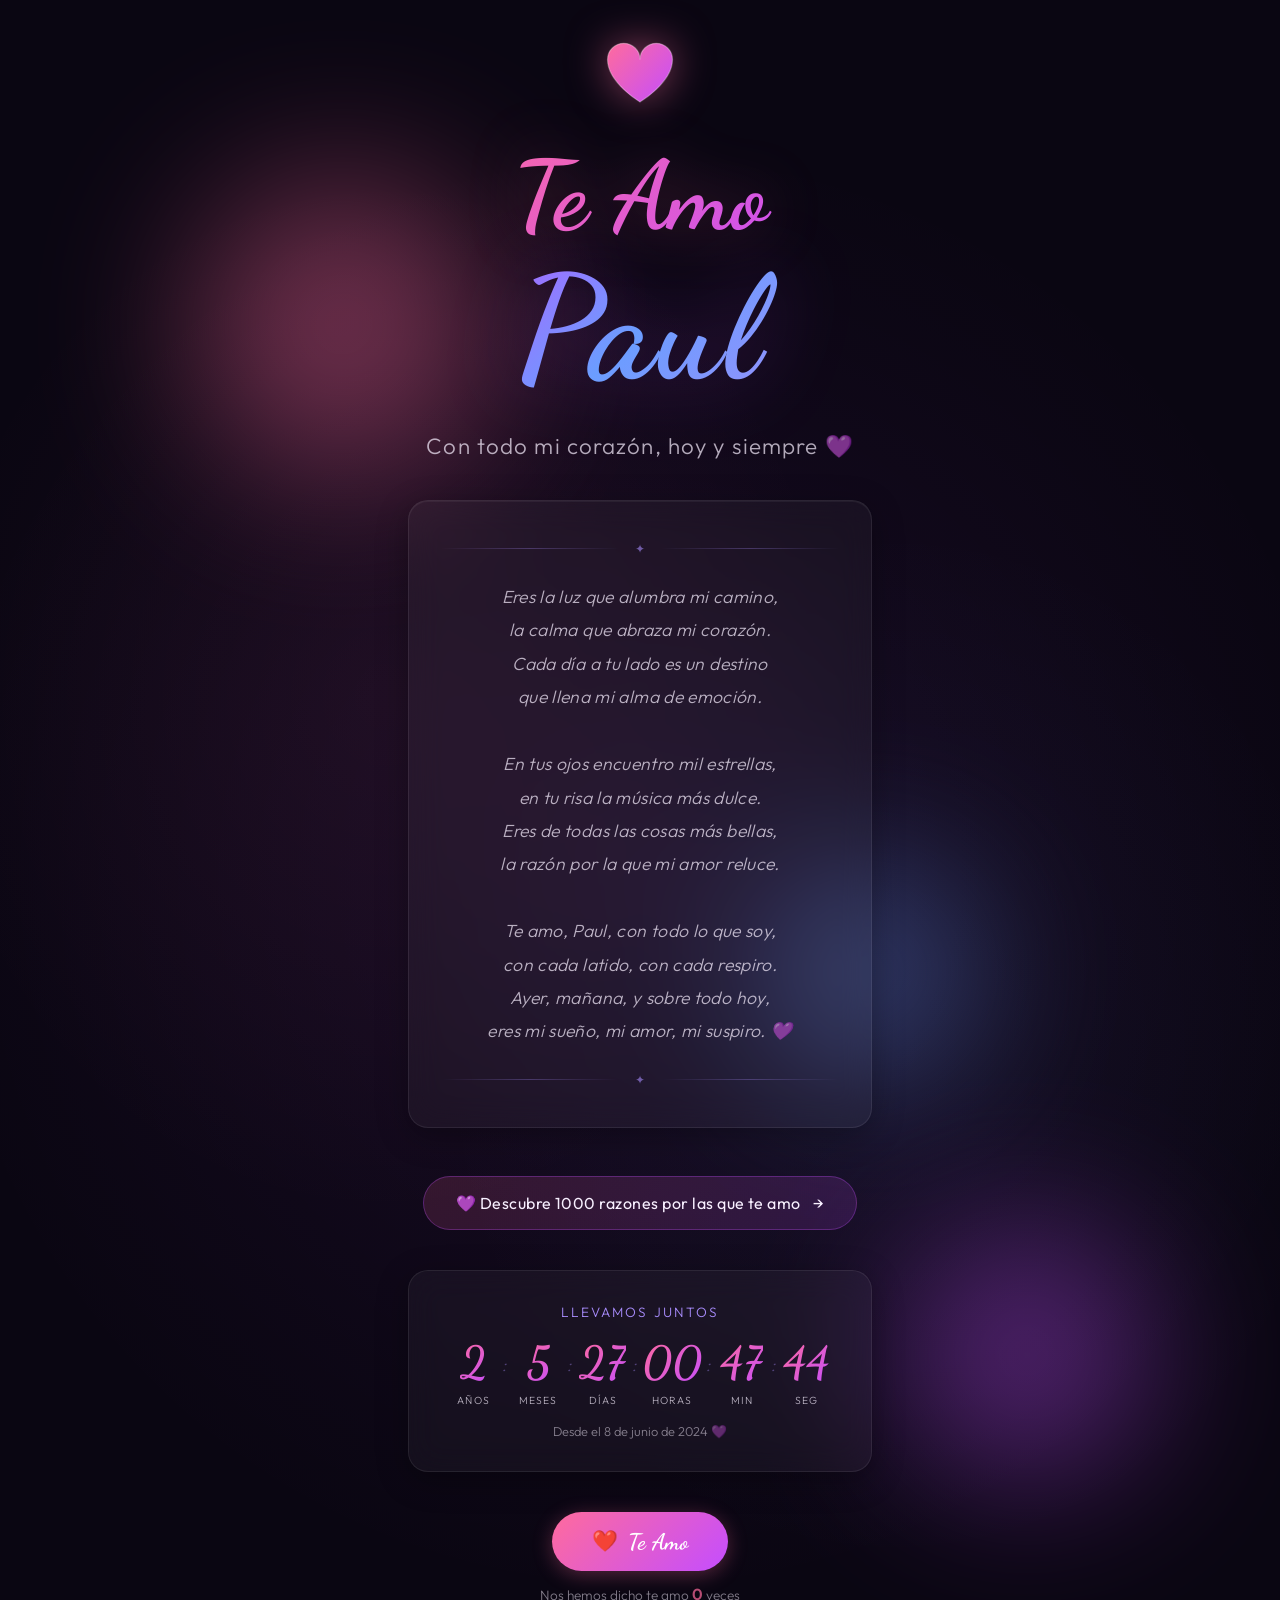
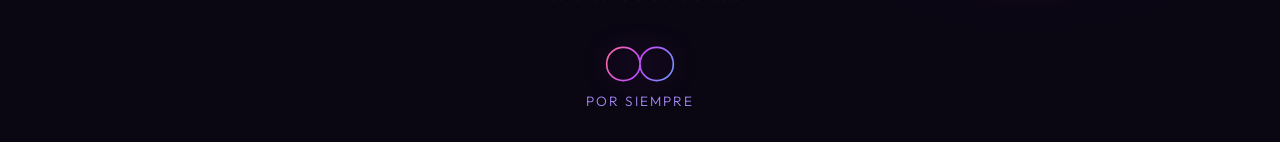
<file: index.html>
<!DOCTYPE html>
<html lang="es">
<head>
    <meta charset="UTF-8">
    <meta name="viewport" content="width=device-width, initial-scale=1.0">
    <title>Te Amo Paul ❤️</title>
    <meta name="description" content="Una página especial dedicada a Paul con todo el amor del mundo.">
    <link rel="preconnect" href="https://fonts.googleapis.com">
    <link rel="preconnect" href="https://fonts.gstatic.com" crossorigin>
    <link href="https://fonts.googleapis.com/css2?family=Dancing+Script:wght@400;700&family=Outfit:wght@300;400;600&display=swap" rel="stylesheet">
    <link rel="stylesheet" href="style.css">
</head>
<body>
    <div class="floating-hearts" id="floatingHearts"></div>

    <div class="sparkle-container" id="sparkles"></div>

    <main class="hero">
        <div class="glow-orb orb-1"></div>
        <div class="glow-orb orb-2"></div>
        <div class="glow-orb orb-3"></div>

        <div class="content">
            <div class="heart-icon">
                <svg viewBox="0 0 64 64" fill="none" xmlns="http://www.w3.org/2000/svg">
                    <path d="M32 56S6 40.5 6 22a13 13 0 0 1 26 0 13 13 0 0 1 26 0C58 40.5 32 56 32 56Z"
                          fill="url(#heartGrad)" stroke="rgba(255,255,255,0.3)" stroke-width="1"/>
                    <defs>
                        <linearGradient id="heartGrad" x1="6" y1="9" x2="58" y2="56" gradientUnits="userSpaceOnUse">
                            <stop stop-color="#ff6b9d"/>
                            <stop offset="1" stop-color="#c44dff"/>
                        </linearGradient>
                    </defs>
                </svg>
            </div>

            <h1 class="title">
                <span class="title-line title-line-1">Te Amo</span>
                <span class="title-line title-line-2">Paul</span>
            </h1>

            <p class="subtitle">Con todo mi corazón, hoy y siempre 💜</p>

            <div class="poem-card">
                <div class="poem-divider top">
                    <span class="divider-star">✦</span>
                </div>

                <div class="poem-body">
                    <p class="poem-line" style="animation-delay: 1.4s">Eres la luz que alumbra mi camino,</p>
                    <p class="poem-line" style="animation-delay: 1.7s">la calma que abraza mi corazón.</p>
                    <p class="poem-line" style="animation-delay: 2.0s">Cada día a tu lado es un destino</p>
                    <p class="poem-line" style="animation-delay: 2.3s">que llena mi alma de emoción.</p>

                    <br>

                    <p class="poem-line" style="animation-delay: 2.8s">En tus ojos encuentro mil estrellas,</p>
                    <p class="poem-line" style="animation-delay: 3.1s">en tu risa la música más dulce.</p>
                    <p class="poem-line" style="animation-delay: 3.4s">Eres de todas las cosas más bellas,</p>
                    <p class="poem-line" style="animation-delay: 3.7s">la razón por la que mi amor reluce.</p>

                    <br>

                    <p class="poem-line" style="animation-delay: 4.2s">Te amo, Paul, con todo lo que soy,</p>
                    <p class="poem-line" style="animation-delay: 4.5s">con cada latido, con cada respiro.</p>
                    <p class="poem-line" style="animation-delay: 4.8s">Ayer, mañana, y sobre todo hoy,</p>
                    <p class="poem-line" style="animation-delay: 5.1s">eres mi sueño, mi amor, mi suspiro. 💜</p>
                </div>

                <div class="poem-divider bottom">
                    <span class="divider-star">✦</span>
                </div>
            </div>

            <a href="razones.html" class="cta-button" id="ctaRazones">
                <span class="cta-text">💜 Descubre 1000 razones por las que te amo</span>
                <span class="cta-arrow">→</span>
            </a>

            <!-- Contador de días juntos -->
            <div class="days-counter" id="daysCounter">
                <div class="counter-label">Llevamos juntos</div>
                <div class="counter-numbers">
                    <div class="counter-unit">
                        <span class="counter-value" id="counterYears">0</span>
                        <span class="counter-unit-label">años</span>
                    </div>
                    <div class="counter-separator">:</div>
                    <div class="counter-unit">
                        <span class="counter-value" id="counterMonths">0</span>
                        <span class="counter-unit-label">meses</span>
                    </div>
                    <div class="counter-separator">:</div>
                    <div class="counter-unit">
                        <span class="counter-value" id="counterDays">0</span>
                        <span class="counter-unit-label">días</span>
                    </div>
                    <div class="counter-separator">:</div>
                    <div class="counter-unit">
                        <span class="counter-value" id="counterHours">0</span>
                        <span class="counter-unit-label">horas</span>
                    </div>
                    <div class="counter-separator">:</div>
                    <div class="counter-unit">
                        <span class="counter-value" id="counterMinutes">0</span>
                        <span class="counter-unit-label">min</span>
                    </div>
                    <div class="counter-separator">:</div>
                    <div class="counter-unit">
                        <span class="counter-value" id="counterSeconds">0</span>
                        <span class="counter-unit-label">seg</span>
                    </div>
                </div>
                <div class="counter-date">Desde el 8 de junio de 2024 💜</div>
            </div>

            <!-- Botón Te Amo -->
            <div class="te-amo-section">
                <button class="te-amo-btn" id="teAmoBtn">
                    <span class="te-amo-heart">❤️</span>
                    <span class="te-amo-text">Te Amo</span>
                </button>
                <div class="te-amo-count">
                    Nos hemos dicho te amo <span class="te-amo-number" id="teAmoCount">0</span> veces
                </div>
                <div class="te-amo-burst" id="teAmoBurst"></div>
            </div>

            <div class="infinity-symbol">
                <svg viewBox="0 0 120 60" fill="none" xmlns="http://www.w3.org/2000/svg">
                    <path d="M60 30c0-16.57 13.43-25 25-25s25 8.43 25 25-13.43 25-25 25S60 46.57 60 30Zm0 0c0 16.57-13.43 25-25 25S10 46.57 10 30 23.43 5 35 5s25 8.43 25 25Z"
                          stroke="url(#infGrad)" stroke-width="2.5" stroke-linecap="round"/>
                    <defs>
                        <linearGradient id="infGrad" x1="10" y1="5" x2="110" y2="55" gradientUnits="userSpaceOnUse">
                            <stop stop-color="#ff6b9d"/>
                            <stop offset="0.5" stop-color="#c44dff"/>
                            <stop offset="1" stop-color="#6b9dff"/>
                        </linearGradient>
                    </defs>
                </svg>
                <span class="infinity-label">Por siempre</span>
            </div>
        </div>
    </main>

    <script src="script.js"></script>
</body>
</html>
</file>
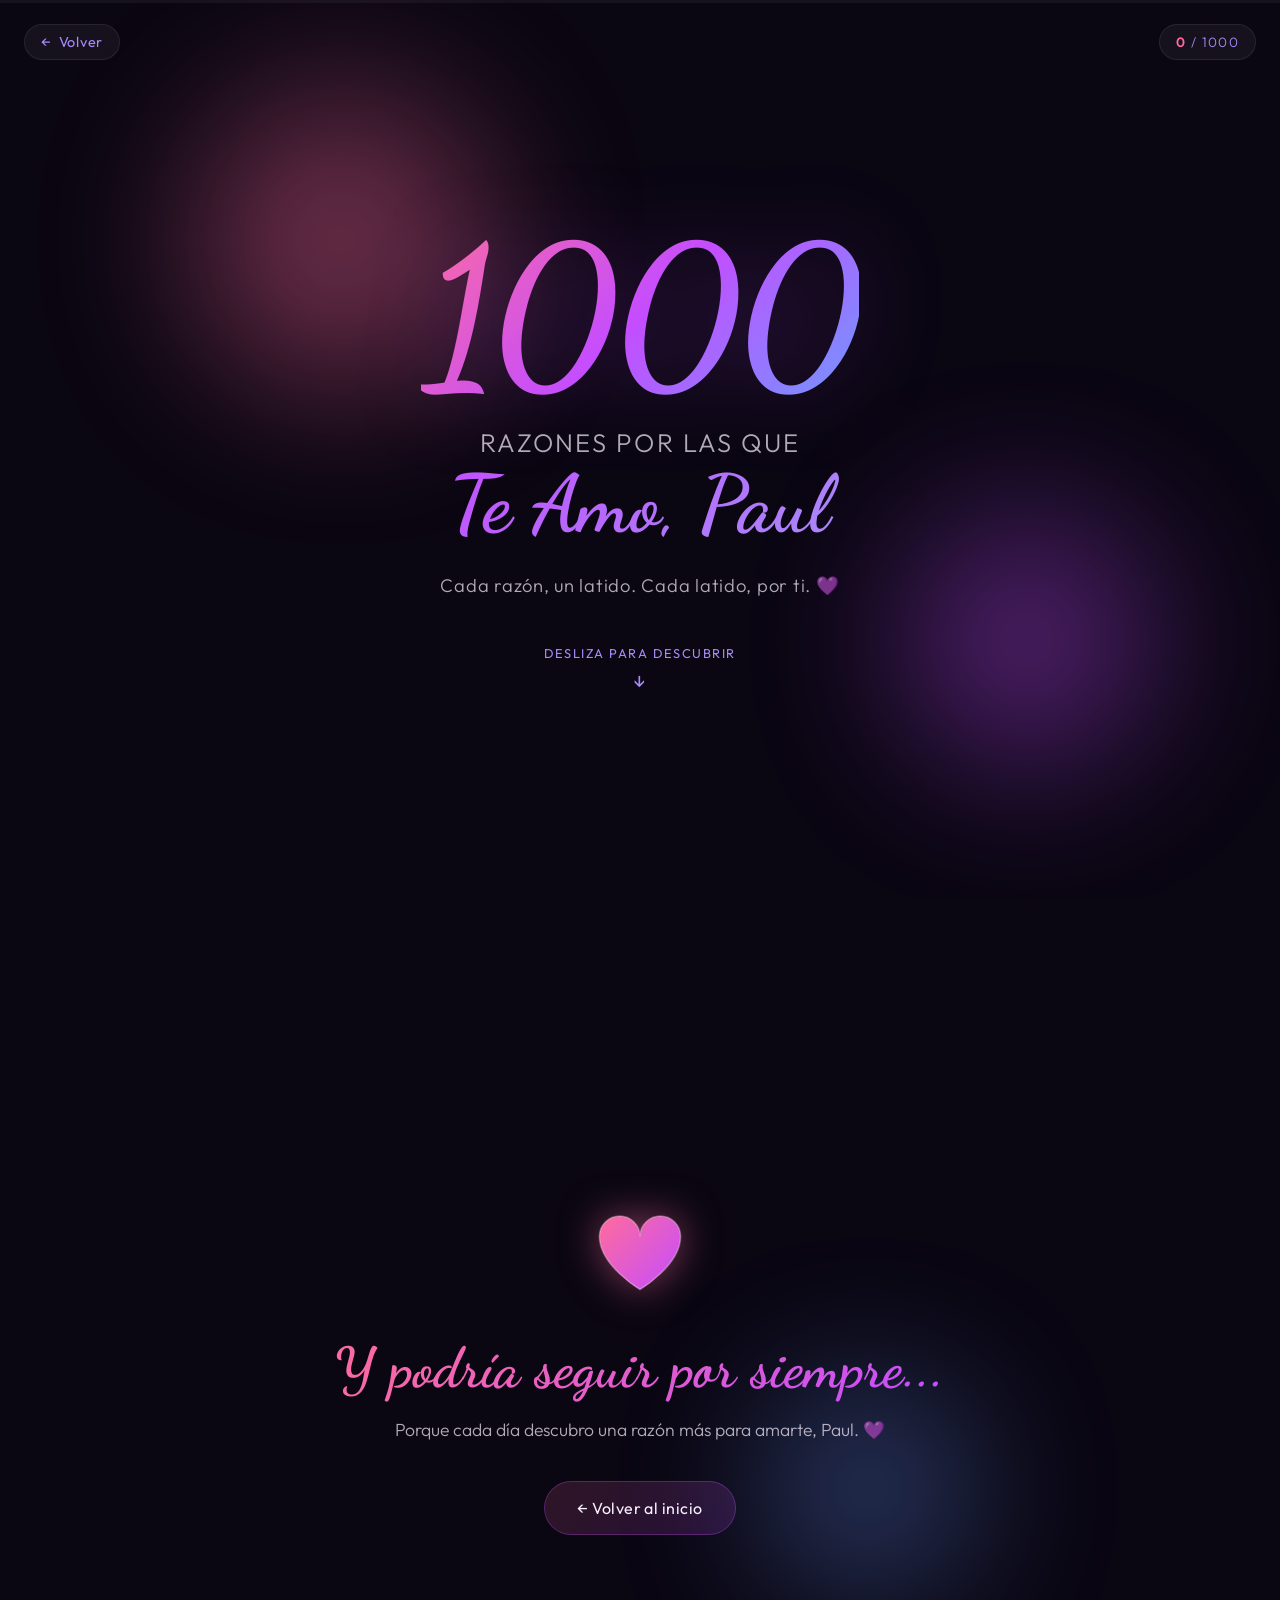
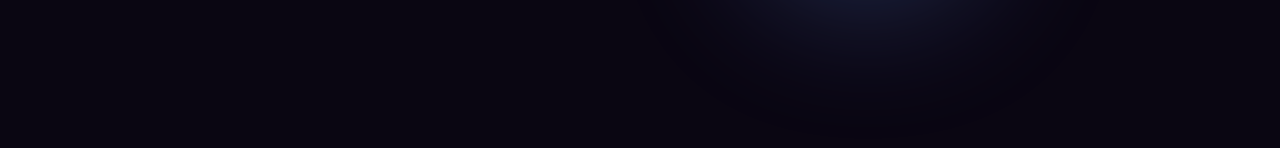
<file: razones.html>
<!DOCTYPE html>
<html lang="es">
<head>
    <meta charset="UTF-8">
    <meta name="viewport" content="width=device-width, initial-scale=1.0">
    <title>1000 Razones por las que Te Amo, Paul 💜</title>
    <meta name="description" content="Mil razones por las que te amo, Paul. Cada una desde el corazón.">
    <link rel="preconnect" href="https://fonts.googleapis.com">
    <link rel="preconnect" href="https://fonts.gstatic.com" crossorigin>
    <link href="https://fonts.googleapis.com/css2?family=Dancing+Script:wght@400;700&family=Outfit:wght@300;400;600&display=swap" rel="stylesheet">
    <link rel="stylesheet" href="style.css">
    <link rel="stylesheet" href="razones.css">
</head>
<body class="razones-page">
    <div class="floating-hearts" id="floatingHearts"></div>
    <div class="sparkle-container" id="sparkles"></div>

    <!-- Back navigation -->
    <a href="index.html" class="back-link" id="backHome">
        <span class="back-arrow">←</span>
        <span>Volver</span>
    </a>

    <!-- Progress bar -->
    <div class="progress-bar" id="progressBar">
        <div class="progress-fill" id="progressFill"></div>
    </div>

    <!-- Counter -->
    <div class="reason-counter" id="reasonCounter">
        <span class="counter-current">0</span> / <span class="counter-total">1000</span>
    </div>

    <!-- Hero header -->
    <header class="razones-hero">
        <div class="glow-orb orb-1"></div>
        <div class="glow-orb orb-2"></div>
        <h1 class="razones-title">
            <span class="razones-number">1000</span>
            <span class="razones-text">Razones por las que</span>
            <span class="razones-highlight">Te Amo, Paul</span>
        </h1>
        <p class="razones-subtitle">Cada razón, un latido. Cada latido, por ti. 💜</p>
        <div class="scroll-indicator">
            <span>Desliza para descubrir</span>
            <div class="scroll-arrow">↓</div>
        </div>
    </header>

    <!-- Reasons list -->
    <main class="razones-grid" id="razonesGrid">
    </main>

    <!-- Final message -->
    <footer class="razones-footer">
        <div class="glow-orb orb-3"></div>
        <div class="footer-content">
            <div class="heart-icon big-heart">
                <svg viewBox="0 0 64 64" fill="none" xmlns="http://www.w3.org/2000/svg">
                    <path d="M32 56S6 40.5 6 22a13 13 0 0 1 26 0 13 13 0 0 1 26 0C58 40.5 32 56 32 56Z"
                          fill="url(#heartGrad2)" stroke="rgba(255,255,255,0.3)" stroke-width="1"/>
                    <defs>
                        <linearGradient id="heartGrad2" x1="6" y1="9" x2="58" y2="56" gradientUnits="userSpaceOnUse">
                            <stop stop-color="#ff6b9d"/>
                            <stop offset="1" stop-color="#c44dff"/>
                        </linearGradient>
                    </defs>
                </svg>
            </div>
            <h2 class="footer-title">Y podría seguir por siempre...</h2>
            <p class="footer-text">Porque cada día descubro una razón más para amarte, Paul. 💜</p>
            <a href="index.html" class="cta-button" id="ctaHome">
                <span class="cta-text">← Volver al inicio</span>
            </a>
        </div>
    </footer>

    <script src="script.js"></script>
    <script src="razones.js"></script>
</body>
</html>
</file>
<file: style.css>
/* ═══════════════════════════════════════════
   Design System — Love Page for Paul
   ═══════════════════════════════════════════ */

:root {
    --clr-bg-deep: #0a0612;
    --clr-bg-mid: #120b24;
    --clr-pink: #ff6b9d;
    --clr-rose: #e8456b;
    --clr-violet: #c44dff;
    --clr-lavender: #a78bfa;
    --clr-blue: #6b9dff;
    --clr-white: #f8f0ff;
    --clr-white-soft: rgba(248, 240, 255, 0.7);
    --font-display: 'Dancing Script', cursive;
    --font-body: 'Outfit', sans-serif;
}

/* ── Reset ── */
*, *::before, *::after {
    margin: 0;
    padding: 0;
    box-sizing: border-box;
}

html {
    scroll-behavior: smooth;
}

body {
    font-family: var(--font-body);
    background: var(--clr-bg-deep);
    color: var(--clr-white);
    min-height: 100vh;
    overflow-x: hidden;
    display: flex;
    align-items: center;
    justify-content: center;
}

/* ── Hero Section ── */
.hero {
    position: relative;
    width: 100%;
    min-height: 100vh;
    display: flex;
    align-items: center;
    justify-content: center;
    background:
        radial-gradient(ellipse 80% 60% at 50% 50%, rgba(196, 77, 255, 0.08) 0%, transparent 70%),
        radial-gradient(ellipse 60% 50% at 30% 40%, rgba(255, 107, 157, 0.06) 0%, transparent 60%),
        radial-gradient(ellipse 60% 50% at 70% 60%, rgba(107, 157, 255, 0.05) 0%, transparent 60%),
        var(--clr-bg-deep);
    overflow: hidden;
}

/* ── Floating Glow Orbs ── */
.glow-orb {
    position: absolute;
    border-radius: 50%;
    filter: blur(80px);
    opacity: 0.4;
    pointer-events: none;
    animation: orbFloat 12s ease-in-out infinite;
}

.orb-1 {
    width: 300px;
    height: 300px;
    background: var(--clr-pink);
    top: 10%;
    left: 15%;
    animation-delay: 0s;
}

.orb-2 {
    width: 250px;
    height: 250px;
    background: var(--clr-violet);
    bottom: 15%;
    right: 10%;
    animation-delay: -4s;
}

.orb-3 {
    width: 200px;
    height: 200px;
    background: var(--clr-blue);
    top: 50%;
    left: 60%;
    animation-delay: -8s;
}

@keyframes orbFloat {
    0%, 100% { transform: translate(0, 0) scale(1); }
    25% { transform: translate(30px, -20px) scale(1.05); }
    50% { transform: translate(-20px, 15px) scale(0.95); }
    75% { transform: translate(15px, 25px) scale(1.02); }
}

/* ── Content ── */
.content {
    position: relative;
    z-index: 2;
    text-align: center;
    padding: 2rem;
    animation: fadeInUp 1.2s ease-out;
}

@keyframes fadeInUp {
    from {
        opacity: 0;
        transform: translateY(40px);
    }
    to {
        opacity: 1;
        transform: translateY(0);
    }
}

/* ── Heart Icon ── */
.heart-icon {
    width: 80px;
    height: 80px;
    margin: 0 auto 2rem;
    animation: heartBeat 1.8s ease-in-out infinite;
    filter: drop-shadow(0 0 20px rgba(255, 107, 157, 0.5));
}

.heart-icon svg {
    width: 100%;
    height: 100%;
}

@keyframes heartBeat {
    0%, 100% { transform: scale(1); }
    15% { transform: scale(1.15); }
    30% { transform: scale(1); }
    45% { transform: scale(1.1); }
    60% { transform: scale(1); }
}

/* ── Title ── */
.title {
    font-family: var(--font-display);
    font-weight: 700;
    line-height: 1.1;
    margin-bottom: 1.5rem;
}

.title-line {
    display: block;
}

.title-line-1 {
    font-size: clamp(3rem, 8vw, 6rem);
    background: linear-gradient(135deg, var(--clr-pink), var(--clr-violet));
    -webkit-background-clip: text;
    -webkit-text-fill-color: transparent;
    background-clip: text;
    filter: drop-shadow(0 0 30px rgba(255, 107, 157, 0.3));
    animation: fadeInUp 1.2s ease-out 0.3s both;
}

.title-line-2 {
    font-size: clamp(4rem, 12vw, 9rem);
    background: linear-gradient(135deg, var(--clr-violet), var(--clr-blue), var(--clr-lavender));
    -webkit-background-clip: text;
    -webkit-text-fill-color: transparent;
    background-clip: text;
    filter: drop-shadow(0 0 40px rgba(196, 77, 255, 0.35));
    animation: fadeInUp 1.2s ease-out 0.6s both;
    letter-spacing: 0.02em;
}

/* ── Subtitle ── */
.subtitle {
    font-family: var(--font-body);
    font-weight: 300;
    font-size: clamp(1rem, 2.5vw, 1.4rem);
    color: var(--clr-white-soft);
    letter-spacing: 0.05em;
    margin-bottom: 2.5rem;
    animation: fadeInUp 1.2s ease-out 0.9s both;
}

/* ── Poem Card ── */
.poem-card {
    max-width: 520px;
    margin: 0 auto 3rem;
    padding: 2.5rem 2rem;
    background: rgba(255, 255, 255, 0.04);
    border: 1px solid rgba(255, 255, 255, 0.08);
    border-radius: 20px;
    backdrop-filter: blur(16px);
    -webkit-backdrop-filter: blur(16px);
    box-shadow:
        0 8px 32px rgba(0, 0, 0, 0.3),
        inset 0 1px 0 rgba(255, 255, 255, 0.05);
    animation: fadeInUp 1.2s ease-out 1.1s both;
}

.poem-body {
    font-family: var(--font-body);
    font-weight: 300;
    font-style: italic;
    font-size: clamp(0.95rem, 2vw, 1.1rem);
    line-height: 1.9;
    color: var(--clr-white-soft);
    letter-spacing: 0.02em;
}

.poem-line {
    opacity: 0;
    animation: poemReveal 0.8s ease-out forwards;
}

@keyframes poemReveal {
    from {
        opacity: 0;
        transform: translateY(10px);
        filter: blur(4px);
    }
    to {
        opacity: 1;
        transform: translateY(0);
        filter: blur(0);
    }
}

/* ── Poem Dividers ── */
.poem-divider {
    display: flex;
    align-items: center;
    justify-content: center;
    gap: 1rem;
}

.poem-divider.top {
    margin-bottom: 1.5rem;
}

.poem-divider.bottom {
    margin-top: 1.5rem;
}

.poem-divider::before,
.poem-divider::after {
    content: '';
    flex: 1;
    height: 1px;
    background: linear-gradient(90deg, transparent, var(--clr-lavender), transparent);
    opacity: 0.3;
}

.divider-star {
    color: var(--clr-lavender);
    font-size: 0.75rem;
    opacity: 0.6;
    animation: starSpin 6s linear infinite;
}

@keyframes starSpin {
    from { transform: rotate(0deg); }
    to { transform: rotate(360deg); }
}

/* ── CTA Button ── */
.cta-button {
    display: inline-flex;
    align-items: center;
    gap: 0.75rem;
    padding: 1rem 2rem;
    margin-bottom: 2.5rem;
    border-radius: 50px;
    background: linear-gradient(135deg, rgba(255, 107, 157, 0.15), rgba(196, 77, 255, 0.15));
    border: 1px solid rgba(196, 77, 255, 0.3);
    color: var(--clr-white);
    text-decoration: none;
    font-family: var(--font-body);
    font-weight: 400;
    font-size: 1rem;
    letter-spacing: 0.03em;
    transition: all 0.4s cubic-bezier(0.25, 0.46, 0.45, 0.94);
    animation: fadeInUp 1.2s ease-out 1.3s both;
    cursor: pointer;
}

.cta-button:hover {
    background: linear-gradient(135deg, rgba(255, 107, 157, 0.25), rgba(196, 77, 255, 0.25));
    border-color: rgba(196, 77, 255, 0.5);
    transform: translateY(-3px);
    box-shadow: 0 8px 30px rgba(196, 77, 255, 0.25);
}

.cta-arrow {
    display: inline-block;
    transition: transform 0.3s ease;
}

.cta-button:hover .cta-arrow {
    transform: translateX(5px);
}

/* ── Days Counter ── */
.days-counter {
    margin-bottom: 2.5rem;
    padding: 2rem 2.5rem;
    background: rgba(255, 255, 255, 0.04);
    border: 1px solid rgba(255, 255, 255, 0.08);
    border-radius: 20px;
    backdrop-filter: blur(16px);
    -webkit-backdrop-filter: blur(16px);
    box-shadow: 0 8px 32px rgba(0, 0, 0, 0.3);
    animation: fadeInUp 1.2s ease-out 1.4s both;
}

.counter-label {
    font-family: var(--font-body);
    font-weight: 300;
    font-size: 0.85rem;
    color: var(--clr-lavender);
    letter-spacing: 0.15em;
    text-transform: uppercase;
    margin-bottom: 1rem;
}

.counter-numbers {
    display: flex;
    align-items: center;
    justify-content: center;
    gap: 0.3rem;
}

.counter-unit {
    display: flex;
    flex-direction: column;
    align-items: center;
    min-width: 50px;
}

.counter-value {
    font-family: var(--font-display);
    font-size: clamp(1.8rem, 4vw, 2.8rem);
    font-weight: 700;
    background: linear-gradient(135deg, var(--clr-pink), var(--clr-violet));
    -webkit-background-clip: text;
    -webkit-text-fill-color: transparent;
    background-clip: text;
    line-height: 1.2;
}

.counter-unit-label {
    font-family: var(--font-body);
    font-weight: 300;
    font-size: 0.65rem;
    color: var(--clr-white-soft);
    letter-spacing: 0.1em;
    text-transform: uppercase;
    margin-top: 0.2rem;
}

.counter-separator {
    font-family: var(--font-display);
    font-size: 1.5rem;
    color: var(--clr-lavender);
    opacity: 0.4;
    margin-bottom: 1rem;
    animation: separatorPulse 1s ease-in-out infinite;
}

@keyframes separatorPulse {
    0%, 100% { opacity: 0.4; }
    50% { opacity: 0.8; }
}

.counter-date {
    font-family: var(--font-body);
    font-weight: 300;
    font-size: 0.8rem;
    color: var(--clr-white-soft);
    margin-top: 1rem;
    opacity: 0.7;
}

/* ── Te Amo Button ── */
.te-amo-section {
    position: relative;
    margin-bottom: 2.5rem;
    animation: fadeInUp 1.2s ease-out 1.6s both;
}

.te-amo-btn {
    display: inline-flex;
    align-items: center;
    gap: 0.6rem;
    padding: 1rem 2.5rem;
    border: none;
    border-radius: 50px;
    background: linear-gradient(135deg, var(--clr-pink), var(--clr-violet));
    color: white;
    font-family: var(--font-display);
    font-size: 1.4rem;
    font-weight: 700;
    cursor: pointer;
    transition: all 0.3s cubic-bezier(0.25, 0.46, 0.45, 0.94);
    box-shadow: 0 4px 20px rgba(255, 107, 157, 0.3);
    position: relative;
    overflow: hidden;
}

.te-amo-btn::before {
    content: '';
    position: absolute;
    inset: 0;
    background: linear-gradient(135deg, rgba(255,255,255,0.2), transparent);
    opacity: 0;
    transition: opacity 0.3s ease;
}

.te-amo-btn:hover {
    transform: scale(1.08);
    box-shadow: 0 8px 30px rgba(255, 107, 157, 0.5);
}

.te-amo-btn:hover::before {
    opacity: 1;
}

.te-amo-btn:active {
    transform: scale(0.95);
}

.te-amo-btn.clicked {
    animation: btnPop 0.4s ease-out;
}

@keyframes btnPop {
    0% { transform: scale(0.95); }
    50% { transform: scale(1.15); }
    100% { transform: scale(1); }
}

.te-amo-heart {
    font-size: 1.3rem;
    display: inline-block;
    transition: transform 0.3s ease;
}

.te-amo-btn:hover .te-amo-heart {
    animation: heartBeat 0.8s ease-in-out;
}

.te-amo-count {
    font-family: var(--font-body);
    font-weight: 300;
    font-size: 0.85rem;
    color: var(--clr-white-soft);
    margin-top: 0.8rem;
    opacity: 0.7;
}

.te-amo-number {
    font-weight: 600;
    color: var(--clr-pink);
    font-size: 1rem;
}

/* ── Heart Burst Particles ── */
.te-amo-burst {
    position: absolute;
    top: 50%;
    left: 50%;
    pointer-events: none;
    z-index: 10;
}

.burst-heart {
    position: absolute;
    font-size: 1.2rem;
    animation: burstOut 0.8s ease-out forwards;
    pointer-events: none;
}

@keyframes burstOut {
    0% {
        opacity: 1;
        transform: translate(0, 0) scale(1);
    }
    100% {
        opacity: 0;
        transform: translate(var(--tx), var(--ty)) scale(0.3);
    }
}

/* ── Responsive: Counter ── */
@media (max-width: 480px) {
    .counter-numbers {
        gap: 0.15rem;
    }

    .counter-unit {
        min-width: 36px;
    }

    .counter-separator {
        font-size: 1rem;
    }

    .days-counter {
        padding: 1.5rem 1rem;
    }
}

/* ── Infinity Symbol ── */
.infinity-symbol {
    display: flex;
    flex-direction: column;
    align-items: center;
    gap: 0.5rem;
    animation: fadeInUp 1.2s ease-out 1.2s both;
}

.infinity-symbol svg {
    width: 80px;
    height: 40px;
    animation: infinityPulse 3s ease-in-out infinite;
    filter: drop-shadow(0 0 12px rgba(196, 77, 255, 0.4));
}

@keyframes infinityPulse {
    0%, 100% { opacity: 0.7; transform: scale(1); }
    50% { opacity: 1; transform: scale(1.08); }
}

.infinity-label {
    font-family: var(--font-body);
    font-weight: 300;
    font-size: 0.85rem;
    color: var(--clr-lavender);
    letter-spacing: 0.15em;
    text-transform: uppercase;
}

/* ── Floating Hearts ── */
.floating-hearts {
    position: fixed;
    inset: 0;
    pointer-events: none;
    z-index: 1;
    overflow: hidden;
}

.floating-heart {
    position: absolute;
    bottom: -30px;
    font-size: 1.2rem;
    opacity: 0;
    animation: floatUp linear forwards;
}

@keyframes floatUp {
    0% {
        opacity: 0;
        transform: translateY(0) rotate(0deg) scale(0.5);
    }
    10% {
        opacity: 0.7;
    }
    80% {
        opacity: 0.5;
    }
    100% {
        opacity: 0;
        transform: translateY(-100vh) rotate(360deg) scale(1);
    }
}

/* ── Sparkles ── */
.sparkle-container {
    position: fixed;
    inset: 0;
    pointer-events: none;
    z-index: 0;
}

.sparkle {
    position: absolute;
    width: 3px;
    height: 3px;
    border-radius: 50%;
    background: var(--clr-white);
    opacity: 0;
    animation: twinkle ease-in-out infinite;
}

@keyframes twinkle {
    0%, 100% { opacity: 0; transform: scale(0.5); }
    50% { opacity: 0.8; transform: scale(1.2); }
}

/* ── Responsive ── */
@media (max-width: 480px) {
    .heart-icon {
        width: 60px;
        height: 60px;
        margin-bottom: 1.5rem;
    }

    .content {
        padding: 1.5rem;
    }

    .glow-orb {
        filter: blur(60px);
        opacity: 0.3;
    }

    .orb-1 { width: 200px; height: 200px; }
    .orb-2 { width: 180px; height: 180px; }
    .orb-3 { width: 150px; height: 150px; }
}
</file>
<file: razones.css>
/* ═══════════════════════════════════════════
   Razones Page — 1000 Reasons I Love You
   ═══════════════════════════════════════════ */

/* ── Page Layout ── */
.razones-page {
    display: block;
    overflow-x: hidden;
    overflow-y: auto;
}

/* ── Back Link ── */
.back-link {
    position: fixed;
    top: 1.5rem;
    left: 1.5rem;
    z-index: 100;
    display: flex;
    align-items: center;
    gap: 0.5rem;
    color: var(--clr-lavender);
    text-decoration: none;
    font-family: var(--font-body);
    font-size: 0.9rem;
    font-weight: 400;
    letter-spacing: 0.05em;
    padding: 0.5rem 1rem;
    border-radius: 50px;
    background: rgba(255, 255, 255, 0.05);
    border: 1px solid rgba(255, 255, 255, 0.08);
    backdrop-filter: blur(12px);
    -webkit-backdrop-filter: blur(12px);
    transition: all 0.3s ease;
}

.back-link:hover {
    background: rgba(255, 255, 255, 0.1);
    color: var(--clr-white);
    transform: translateX(-3px);
}

.back-arrow {
    transition: transform 0.3s ease;
}

.back-link:hover .back-arrow {
    transform: translateX(-4px);
}

/* ── Progress Bar ── */
.progress-bar {
    position: fixed;
    top: 0;
    left: 0;
    width: 100%;
    height: 3px;
    background: rgba(255, 255, 255, 0.05);
    z-index: 200;
}

.progress-fill {
    height: 100%;
    width: 0%;
    background: linear-gradient(90deg, var(--clr-pink), var(--clr-violet), var(--clr-blue));
    border-radius: 0 3px 3px 0;
    transition: width 0.1s linear;
    box-shadow: 0 0 10px rgba(196, 77, 255, 0.5);
}

/* ── Reason Counter ── */
.reason-counter {
    position: fixed;
    top: 1.5rem;
    right: 1.5rem;
    z-index: 100;
    font-family: var(--font-body);
    font-size: 0.85rem;
    font-weight: 300;
    color: var(--clr-lavender);
    letter-spacing: 0.1em;
    padding: 0.5rem 1rem;
    border-radius: 50px;
    background: rgba(255, 255, 255, 0.05);
    border: 1px solid rgba(255, 255, 255, 0.08);
    backdrop-filter: blur(12px);
    -webkit-backdrop-filter: blur(12px);
}

.counter-current {
    font-weight: 600;
    color: var(--clr-pink);
}

/* ── Hero Header ── */
.razones-hero {
    position: relative;
    min-height: 100vh;
    display: flex;
    flex-direction: column;
    align-items: center;
    justify-content: center;
    text-align: center;
    padding: 4rem 2rem;
    overflow: hidden;
}

.razones-title {
    font-family: var(--font-display);
    font-weight: 700;
    line-height: 1.15;
    margin-bottom: 1.5rem;
}

.razones-number {
    display: block;
    font-size: clamp(5rem, 15vw, 12rem);
    background: linear-gradient(135deg, var(--clr-pink), var(--clr-violet), var(--clr-blue));
    -webkit-background-clip: text;
    -webkit-text-fill-color: transparent;
    background-clip: text;
    filter: drop-shadow(0 0 40px rgba(196, 77, 255, 0.3));
    animation: fadeInUp 1s ease-out 0.2s both;
    letter-spacing: -0.02em;
}

.razones-text {
    display: block;
    font-family: var(--font-body);
    font-weight: 300;
    font-size: clamp(1rem, 3vw, 1.6rem);
    color: var(--clr-white-soft);
    letter-spacing: 0.08em;
    text-transform: uppercase;
    animation: fadeInUp 1s ease-out 0.5s both;
}

.razones-highlight {
    display: block;
    font-size: clamp(2.5rem, 7vw, 5rem);
    background: linear-gradient(135deg, var(--clr-violet), var(--clr-lavender));
    -webkit-background-clip: text;
    -webkit-text-fill-color: transparent;
    background-clip: text;
    animation: fadeInUp 1s ease-out 0.8s both;
}

.razones-subtitle {
    font-family: var(--font-body);
    font-weight: 300;
    font-size: clamp(0.95rem, 2vw, 1.15rem);
    color: var(--clr-white-soft);
    letter-spacing: 0.04em;
    animation: fadeInUp 1s ease-out 1.1s both;
    margin-bottom: 3rem;
}

/* ── Scroll Indicator ── */
.scroll-indicator {
    animation: fadeInUp 1s ease-out 1.4s both;
    display: flex;
    flex-direction: column;
    align-items: center;
    gap: 0.5rem;
    color: var(--clr-lavender);
    font-size: 0.8rem;
    letter-spacing: 0.12em;
    text-transform: uppercase;
    opacity: 0.6;
}

.scroll-arrow {
    font-size: 1.2rem;
    animation: bounceDown 2s ease-in-out infinite;
}

@keyframes bounceDown {
    0%, 100% { transform: translateY(0); }
    50% { transform: translateY(8px); }
}

/* ── Reasons Grid ── */
.razones-grid {
    max-width: 1100px;
    margin: 0 auto;
    padding: 2rem 1.5rem 6rem;
    display: grid;
    grid-template-columns: repeat(auto-fill, minmax(280px, 1fr));
    gap: 1.2rem;
}

/* ── Reason Card ── */
.reason-card {
    position: relative;
    padding: 1.5rem;
    background: rgba(255, 255, 255, 0.03);
    border: 1px solid rgba(255, 255, 255, 0.06);
    border-radius: 16px;
    backdrop-filter: blur(8px);
    -webkit-backdrop-filter: blur(8px);
    transition: all 0.4s cubic-bezier(0.25, 0.46, 0.45, 0.94);
    opacity: 0;
    transform: translateY(30px);
}

.reason-card.visible {
    opacity: 1;
    transform: translateY(0);
}

.reason-card:hover {
    background: rgba(255, 255, 255, 0.06);
    border-color: rgba(196, 77, 255, 0.2);
    transform: translateY(-4px);
    box-shadow: 0 12px 40px rgba(196, 77, 255, 0.1);
}

.reason-number {
    font-family: var(--font-display);
    font-size: 2rem;
    font-weight: 700;
    background: linear-gradient(135deg, var(--clr-pink), var(--clr-violet));
    -webkit-background-clip: text;
    -webkit-text-fill-color: transparent;
    background-clip: text;
    margin-bottom: 0.5rem;
    display: block;
}

.reason-text {
    font-family: var(--font-body);
    font-weight: 300;
    font-size: 0.95rem;
    color: var(--clr-white-soft);
    line-height: 1.6;
}

/* ── Milestone cards (every 100th) ── */
.reason-card.milestone {
    grid-column: 1 / -1;
    text-align: center;
    padding: 3rem 2rem;
    background: linear-gradient(135deg, rgba(255, 107, 157, 0.08), rgba(196, 77, 255, 0.08));
    border-color: rgba(196, 77, 255, 0.15);
}

.reason-card.milestone .reason-number {
    font-size: 3.5rem;
}

.reason-card.milestone .reason-text {
    font-size: 1.15rem;
    font-style: italic;
}

/* ── Footer ── */
.razones-footer {
    position: relative;
    min-height: 80vh;
    display: flex;
    align-items: center;
    justify-content: center;
    text-align: center;
    padding: 4rem 2rem;
    overflow: hidden;
}

.footer-content {
    position: relative;
    z-index: 2;
}

.big-heart {
    width: 100px;
    height: 100px;
    margin-bottom: 2rem;
}

.footer-title {
    font-family: var(--font-display);
    font-size: clamp(2rem, 5vw, 3.5rem);
    font-weight: 700;
    background: linear-gradient(135deg, var(--clr-pink), var(--clr-violet));
    -webkit-background-clip: text;
    -webkit-text-fill-color: transparent;
    background-clip: text;
    margin-bottom: 1rem;
}

.footer-text {
    font-family: var(--font-body);
    font-weight: 300;
    font-size: 1.1rem;
    color: var(--clr-white-soft);
    margin-bottom: 2.5rem;
}

/* ── Responsive ── */
@media (max-width: 600px) {
    .razones-grid {
        grid-template-columns: 1fr;
        padding: 1rem 1rem 4rem;
    }

    .reason-card.milestone {
        padding: 2rem 1.5rem;
    }

    .reason-card.milestone .reason-number {
        font-size: 2.5rem;
    }

    .back-link span:not(.back-arrow) {
        display: none;
    }
}
</file>
